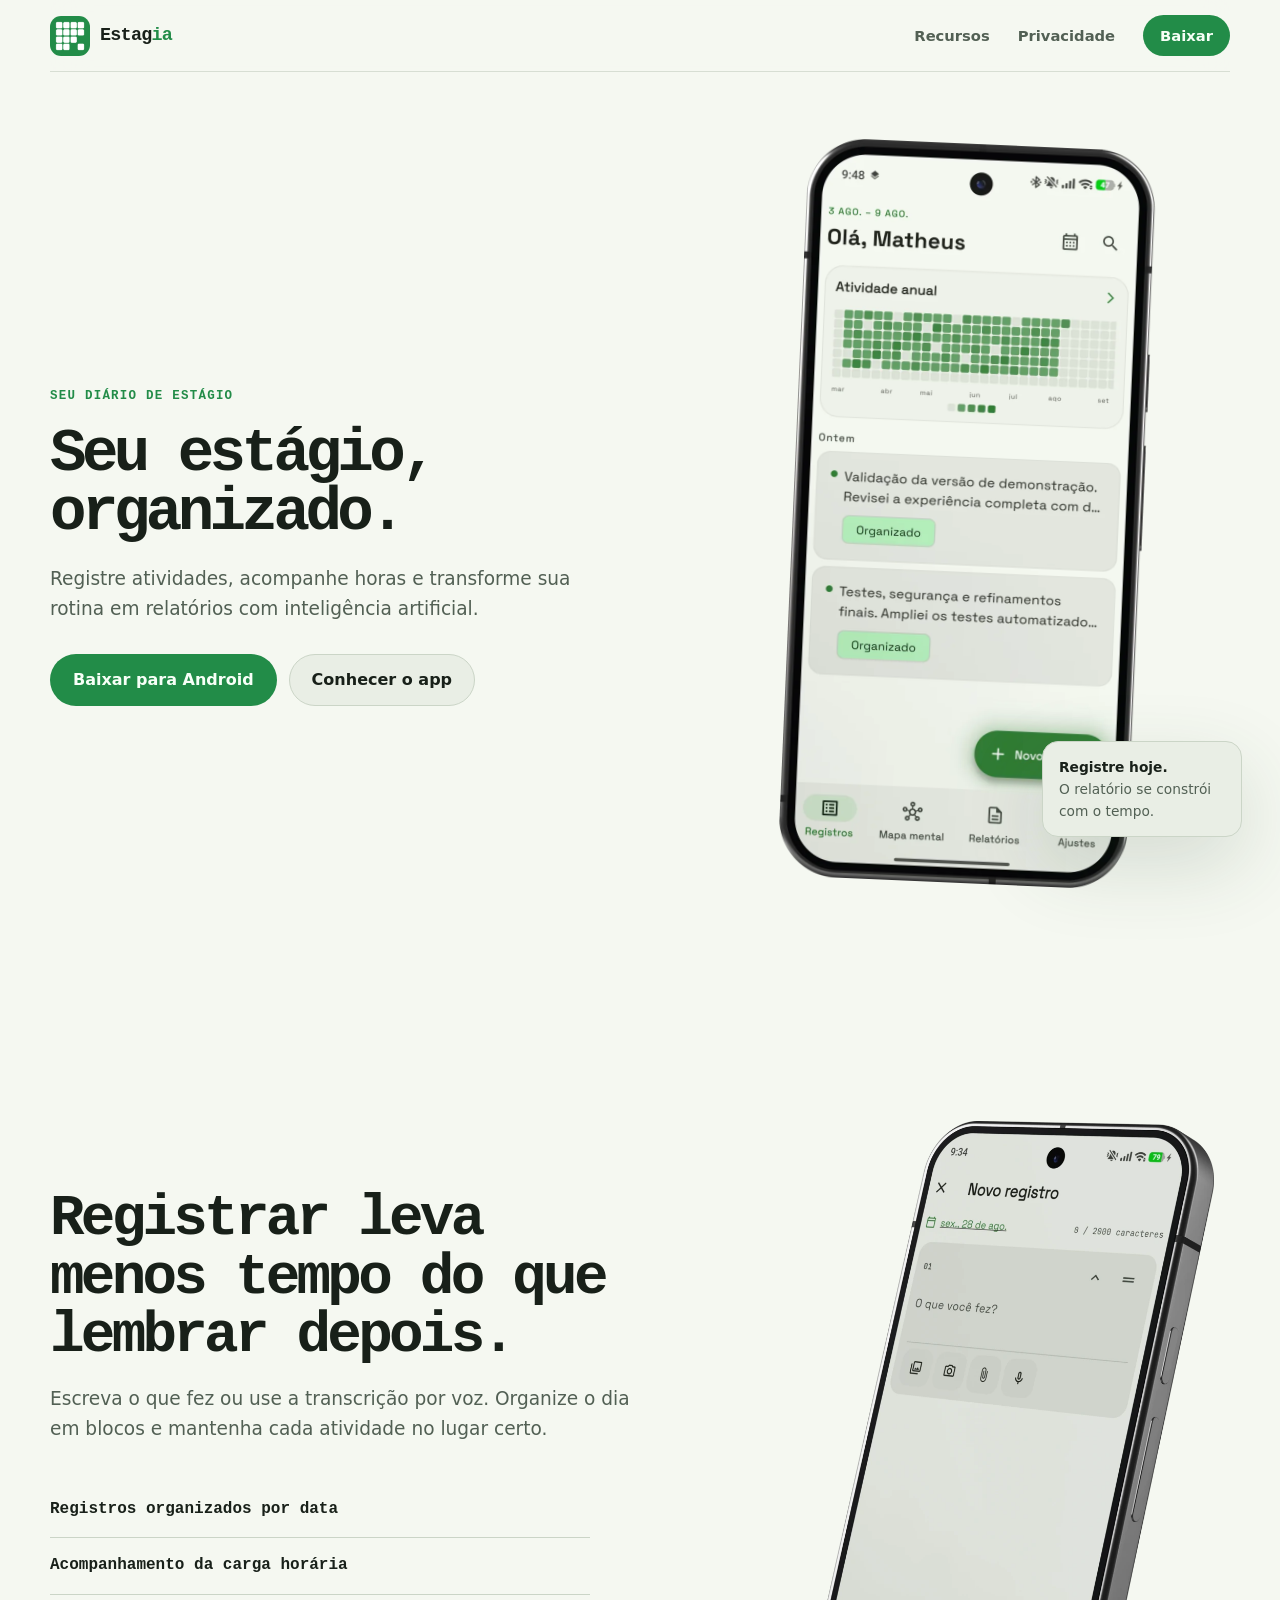
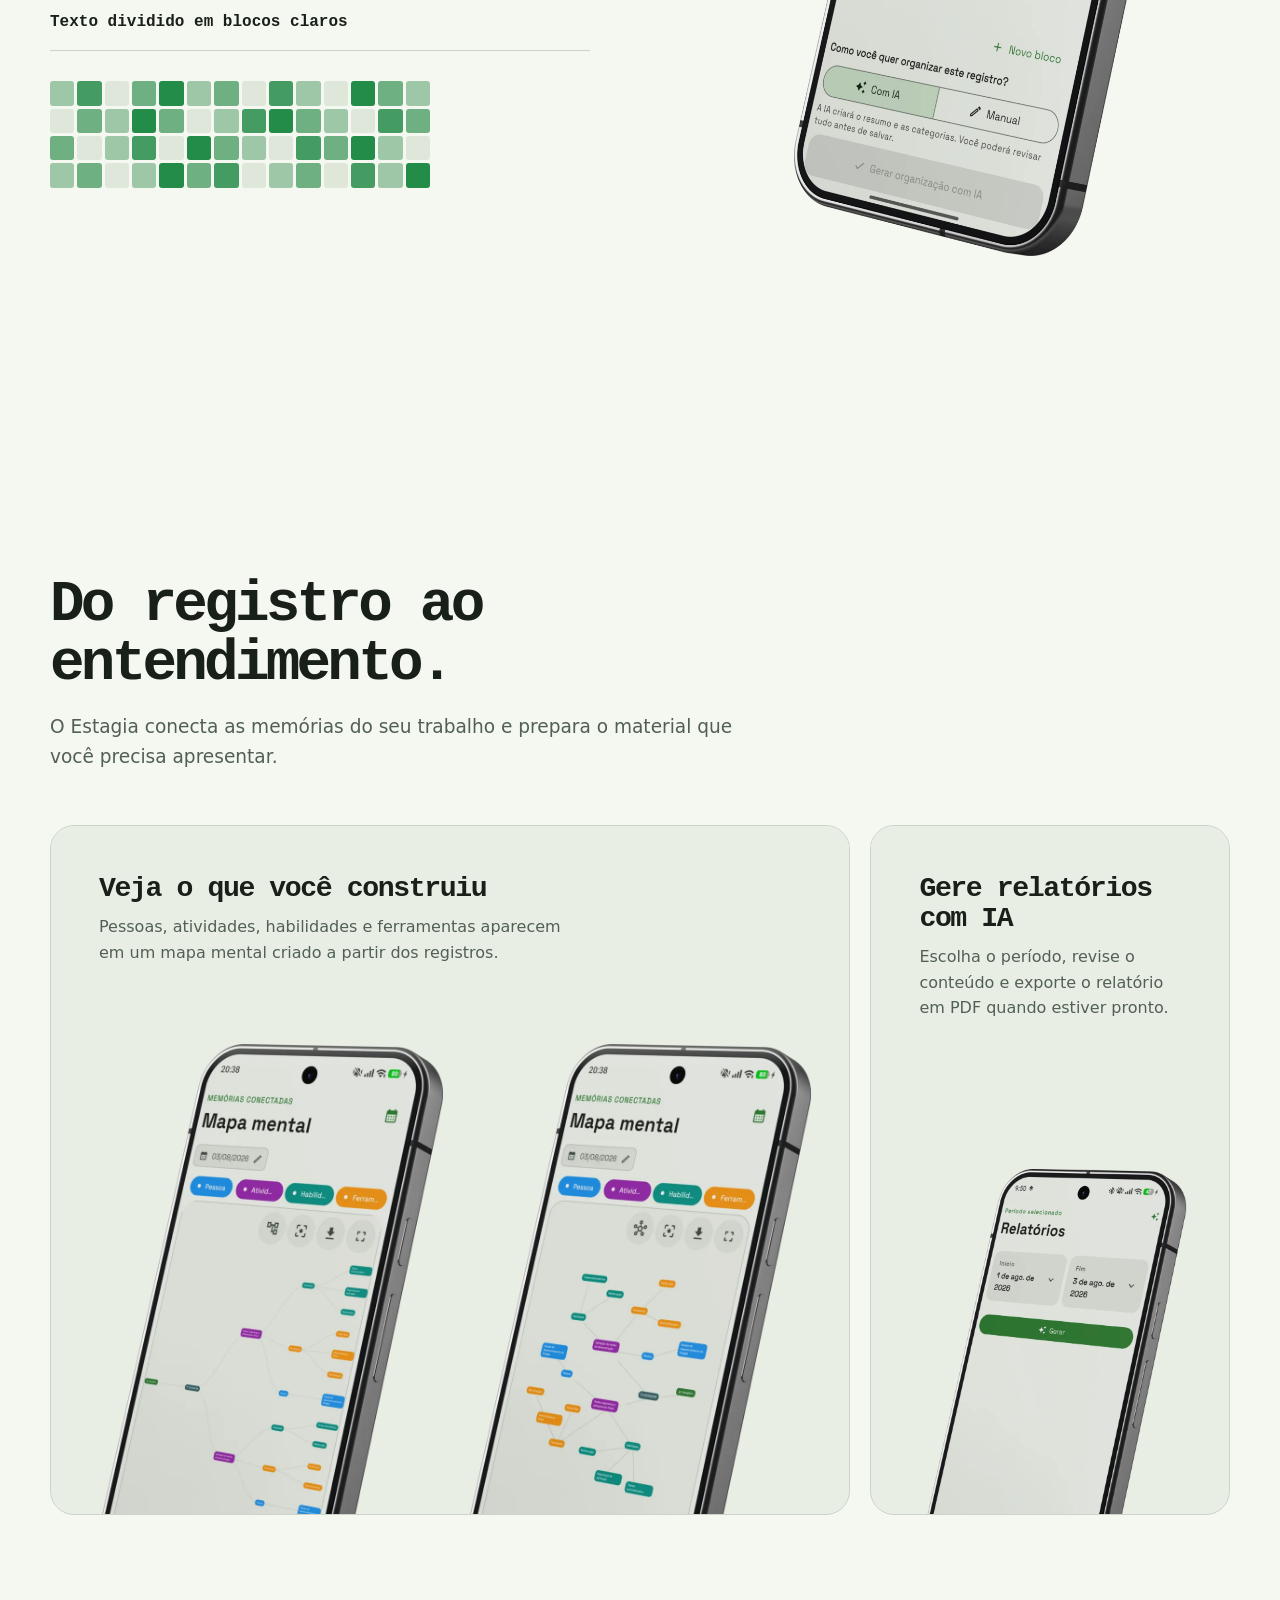
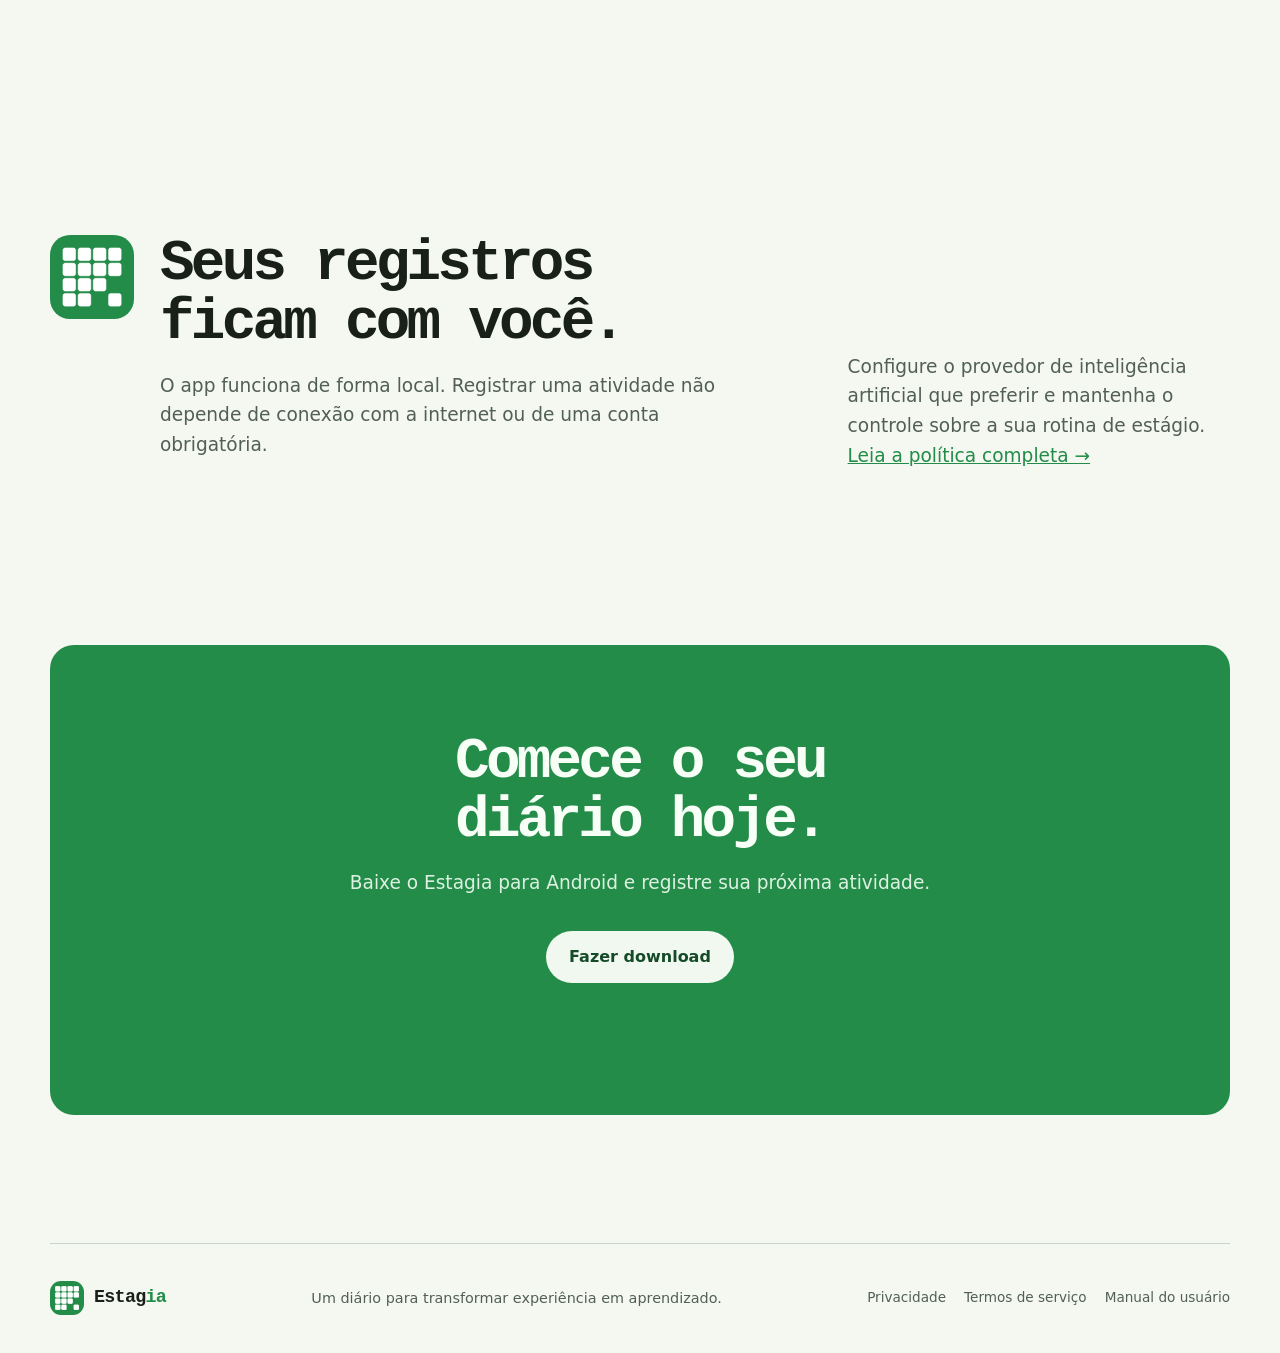
<file: index.html>
<!doctype html>
<html lang="pt-BR">
  <head>
    <meta charset="utf-8" />
    <meta name="viewport" content="width=device-width, initial-scale=1" />
    <meta
      name="description"
      content="Estagia é um diário de estágio para registrar atividades, acompanhar horas e gerar relatórios com inteligência artificial."
    />
    <meta name="theme-color" content="#228c48" />
    <meta property="og:title" content="Estagia | Seu diário de estágio" />
    <meta
      property="og:description"
      content="Registre sua rotina, acompanhe o progresso e gere relatórios em um só lugar."
    />
    <meta property="og:image" content="site-assets/app-icon.png" />
    <meta property="og:type" content="website" />
    <title>Estagia | Seu diário de estágio</title>
    <link rel="icon" href="site-assets/app-icon.png" />
    <link rel="stylesheet" href="styles.css" />
    <script src="site.js" defer></script>
  </head>
  <body>
    <a class="skip-link" href="#conteudo">Ir para o conteúdo</a>

    <header class="site-header">
      <a class="brand" href="#inicio" aria-label="Estagia, página inicial">
        <img src="site-assets/app-icon.png" width="40" height="40" alt="" />
        <span>Estag<span class="brand-accent">ia</span></span>
      </a>

      <nav aria-label="Navegação principal">
        <a href="#recursos">Recursos</a>
        <a href="#privacidade">Privacidade</a>
        <a class="nav-download" href="#download" data-download>Baixar</a>
      </nav>
    </header>

    <main id="conteudo">
      <section class="hero" id="inicio">
        <div class="hero-copy" data-reveal>
          <div class="mini-brand-mark" aria-hidden="true">
            <span style="grid-area: 1 / 1; animation-duration: 6s; animation-delay: 0s;"></span>
            <span style="grid-area: 1 / 2; animation-duration: 3s; animation-delay: -1.1s;"></span>
            <span style="grid-area: 1 / 3; animation-duration: 6s; animation-delay: -4.4s;"></span>
            <span style="grid-area: 1 / 4; animation-duration: 3s; animation-delay: -0.3s;"></span>
            <span style="grid-area: 2 / 1; animation-duration: 6s; animation-delay: -2.79s;"></span>
            <span style="grid-area: 2 / 2; animation-duration: 3s; animation-delay: -2.5s;"></span>
            <span style="grid-area: 2 / 3; animation-duration: 6s; animation-delay: -1.19s;"></span>
            <span style="grid-area: 2 / 4; animation-duration: 3s; animation-delay: -1.69s;"></span>
            <span style="grid-area: 3 / 1; animation-duration: 6s; animation-delay: -5.58s;"></span>
            <span style="grid-area: 3 / 2; animation-duration: 3s; animation-delay: -0.89s;"></span>
            <span style="grid-area: 3 / 3; animation-duration: 6s; animation-delay: -3.98s;"></span>
            <span style="grid-area: 4 / 1; animation-duration: 3s; animation-delay: -0.09s;"></span>
            <span style="grid-area: 4 / 2; animation-duration: 6s; animation-delay: -2.38s;"></span>
            <span style="grid-area: 4 / 4; animation-duration: 3s; animation-delay: -2.29s;"></span>
          </div>
          <p class="eyebrow">Seu diário de estágio</p>
          <h1>Seu estágio, organizado.</h1>
          <p class="hero-lead">
            Registre atividades, acompanhe horas e transforme sua rotina em
            relatórios com inteligência artificial.
          </p>
          <div class="hero-actions">
            <a class="button button-primary" href="#download" data-download>
              Baixar para Android
            </a>
            <a class="button button-secondary" href="#recursos">
              Conhecer o app
            </a>
          </div>
        </div>

        <div class="hero-visual" data-reveal>
          <img
            class="phone-mock phone-mock-hero"
            src="site-assets/mocks/timeline-front.webp"
            width="700"
            height="1478"
            alt="Tela de registros do Estagia mostrando atividades e progresso de horas"
            fetchpriority="high"
          />
          <div class="hero-note" aria-hidden="true">
            <strong>Registre hoje.</strong>
            <span>O relatório se constrói com o tempo.</span>
          </div>
        </div>
      </section>

      <section class="capture-section" id="recursos">
        <div class="capture-copy" data-reveal>
          <h2>Registrar leva menos tempo do que lembrar depois.</h2>
          <p>
            Escreva o que fez ou use a transcrição por voz. Organize o dia em
            blocos e mantenha cada atividade no lugar certo.
          </p>
          <ul class="plain-list">
            <li>Registros organizados por data</li>
            <li>Acompanhamento da carga horária</li>
            <li>Texto dividido em blocos claros</li>
          </ul>
          <div class="mini-heatmap" aria-hidden="true">
            <span data-level="1" style="animation-duration: 6s; animation-delay: -0.00s;"></span><span data-level="3" style="animation-duration: 3s; animation-delay: -1.10s;"></span><span data-level="0" style="animation-duration: 6s; animation-delay: -4.40s;"></span><span data-level="2" style="animation-duration: 3s; animation-delay: -0.30s;"></span><span data-level="4" style="animation-duration: 6s; animation-delay: -2.79s;"></span><span data-level="1" style="animation-duration: 3s; animation-delay: -2.50s;"></span><span data-level="2" style="animation-duration: 6s; animation-delay: -1.19s;"></span>
            <span data-level="0" style="animation-duration: 3s; animation-delay: -1.69s;"></span><span data-level="3" style="animation-duration: 6s; animation-delay: -5.58s;"></span><span data-level="1" style="animation-duration: 3s; animation-delay: -0.89s;"></span><span data-level="0" style="animation-duration: 6s; animation-delay: -3.98s;"></span><span data-level="4" style="animation-duration: 3s; animation-delay: -0.09s;"></span><span data-level="2" style="animation-duration: 6s; animation-delay: -2.38s;"></span><span data-level="1" style="animation-duration: 3s; animation-delay: -2.29s;"></span>

            <span data-level="0" style="animation-duration: 6s; animation-delay: -0.77s;"></span><span data-level="2" style="animation-duration: 3s; animation-delay: -1.49s;"></span><span data-level="1" style="animation-duration: 6s; animation-delay: -5.17s;"></span><span data-level="4" style="animation-duration: 3s; animation-delay: -0.68s;"></span><span data-level="2" style="animation-duration: 6s; animation-delay: -3.56s;"></span><span data-level="0" style="animation-duration: 3s; animation-delay: -2.88s;"></span><span data-level="1" style="animation-duration: 6s; animation-delay: -1.96s;"></span>
            <span data-level="3" style="animation-duration: 3s; animation-delay: -2.08s;"></span><span data-level="4" style="animation-duration: 6s; animation-delay: -0.36s;"></span><span data-level="2" style="animation-duration: 3s; animation-delay: -1.28s;"></span><span data-level="1" style="animation-duration: 6s; animation-delay: -4.75s;"></span><span data-level="0" style="animation-duration: 3s; animation-delay: -0.48s;"></span><span data-level="3" style="animation-duration: 6s; animation-delay: -3.15s;"></span><span data-level="2" style="animation-duration: 3s; animation-delay: -2.67s;"></span>

            <span data-level="2" style="animation-duration: 6s; animation-delay: -1.54s;"></span><span data-level="0" style="animation-duration: 3s; animation-delay: -1.87s;"></span><span data-level="1" style="animation-duration: 6s; animation-delay: -5.94s;"></span><span data-level="3" style="animation-duration: 3s; animation-delay: -1.07s;"></span><span data-level="0" style="animation-duration: 6s; animation-delay: -4.34s;"></span><span data-level="4" style="animation-duration: 3s; animation-delay: -0.27s;"></span><span data-level="2" style="animation-duration: 6s; animation-delay: -2.73s;"></span>
            <span data-level="1" style="animation-duration: 3s; animation-delay: -2.47s;"></span><span data-level="0" style="animation-duration: 6s; animation-delay: -1.13s;"></span><span data-level="3" style="animation-duration: 3s; animation-delay: -1.66s;"></span><span data-level="2" style="animation-duration: 6s; animation-delay: -5.52s;"></span><span data-level="4" style="animation-duration: 3s; animation-delay: -0.86s;"></span><span data-level="1" style="animation-duration: 6s; animation-delay: -3.92s;"></span><span data-level="0" style="animation-duration: 3s; animation-delay: -0.06s;"></span>

            <span data-level="1" style="animation-duration: 6s; animation-delay: -2.32s;"></span><span data-level="2" style="animation-duration: 3s; animation-delay: -2.26s;"></span><span data-level="0" style="animation-duration: 6s; animation-delay: -0.71s;"></span><span data-level="1" style="animation-duration: 3s; animation-delay: -1.46s;"></span><span data-level="4" style="animation-duration: 6s; animation-delay: -5.11s;"></span><span data-level="2" style="animation-duration: 3s; animation-delay: -0.65s;"></span><span data-level="3" style="animation-duration: 6s; animation-delay: -3.50s;"></span>
            <span data-level="0" style="animation-duration: 3s; animation-delay: -2.85s;"></span><span data-level="1" style="animation-duration: 6s; animation-delay: -1.90s;"></span><span data-level="2" style="animation-duration: 3s; animation-delay: -2.05s;"></span><span data-level="0" style="animation-duration: 6s; animation-delay: -0.30s;"></span><span data-level="3" style="animation-duration: 3s; animation-delay: -1.25s;"></span><span data-level="1" style="animation-duration: 6s; animation-delay: -4.69s;"></span><span data-level="4" style="animation-duration: 3s; animation-delay: -0.45s;"></span>
          </div>
        </div>

        <div class="capture-visual" data-reveal>
          <img
            class="phone-mock phone-mock-dark"
            src="site-assets/mocks/new-entry-tilt.webp"
            width="820"
            height="1435"
            alt="Tela para criar um registro por texto ou transcrição por voz"
            loading="lazy"
          />
        </div>
      </section>

      <section class="connected-section" id="mapa-mental">
        <div class="section-heading" data-reveal>
          <h2>Do registro ao entendimento.</h2>
          <p>
            O Estagia conecta as memórias do seu trabalho e prepara o material
            que você precisa apresentar.
          </p>
        </div>

        <div class="connected-grid">
          <article class="visual-feature feature-map" data-reveal>
            <div class="feature-copy">
              <h3>Veja o que você construiu</h3>
              <p>
                Pessoas, atividades, habilidades e ferramentas aparecem em um
                mapa mental criado a partir dos registros.
              </p>
            </div>
            <div class="map-previews">
              <img
                class="phone-mock phone-mock-tree"
                src="site-assets/mocks/mind-map-tilt.webp"
                width="760"
                height="1330"
                alt="Mapa mental em árvore conectando pessoas, atividades, habilidades e ferramentas"
                loading="lazy"
              />
              <img
                class="phone-mock phone-mock-graph"
                src="site-assets/mocks/mind-map-graph-tilt.webp"
                width="760"
                height="1330"
                alt="Mapa mental em grafo mostrando conexões livres entre atividades, habilidades, pessoas e ferramentas"
                loading="lazy"
              />
            </div>
          </article>

          <article class="visual-feature feature-report" data-reveal>
            <div class="feature-copy">
              <h3>Gere relatórios com IA</h3>
              <p>
                Escolha o período, revise o conteúdo e exporte o relatório em
                PDF quando estiver pronto.
              </p>
            </div>
            <div class="report-note">
              <span>Do diário ao documento</span>
              <strong>
                Suas anotações viram uma narrativa clara do estágio.
              </strong>
              <p>
                A IA organiza o primeiro rascunho. Você revisa e mantém a
                palavra final.
              </p>
            </div>
            <img
              class="phone-mock phone-mock-report"
              src="site-assets/mocks/reports-tilt.webp"
              width="820"
              height="1435"
              alt="Tela de geração de relatórios por período"
              loading="lazy"
            />
          </article>
        </div>
      </section>

      <section class="privacy-section" id="privacidade">
        <div class="privacy-statement" data-reveal>
          <img src="site-assets/app-icon.png" width="84" height="84" alt="" />
          <div>
            <h2>Seus registros ficam com você.</h2>
            <p>
              O app funciona de forma local. Registrar uma atividade não
              depende de conexão com a internet ou de uma conta obrigatória.
            </p>
          </div>
        </div>
        <p class="privacy-detail" data-reveal>
          Configure o provedor de inteligência artificial que preferir e
          mantenha o controle sobre a sua rotina de estágio.
          <a href="privacidade.html">Leia a política completa →</a>
        </p>
      </section>

      <section class="download-section" id="download">
        <div data-reveal>
          <h2>Comece o seu diário hoje.</h2>
          <p>Baixe o Estagia para Android e registre sua próxima atividade.</p>
          <a class="button button-download" href="#download" data-download>
            Fazer download
          </a>
          <p class="download-note" id="download-note" aria-live="polite"></p>
        </div>
      </section>
    </main>

    <footer>
      <a class="brand brand-footer" href="#inicio">
        <img src="site-assets/app-icon.png" width="34" height="34" alt="" />
        <span>Estag<span class="brand-accent">ia</span></span>
      </a>
      <p>Um diário para transformar experiência em aprendizado.</p>
      <div class="legal-footer-links">
        <a href="privacidade.html">Privacidade</a>
        <a href="termos.html">Termos de serviço</a>
        <a href="manual-usuario.pdf">Manual do usuário</a>
      </div>
    </footer>
  </body>
</html>
</file>
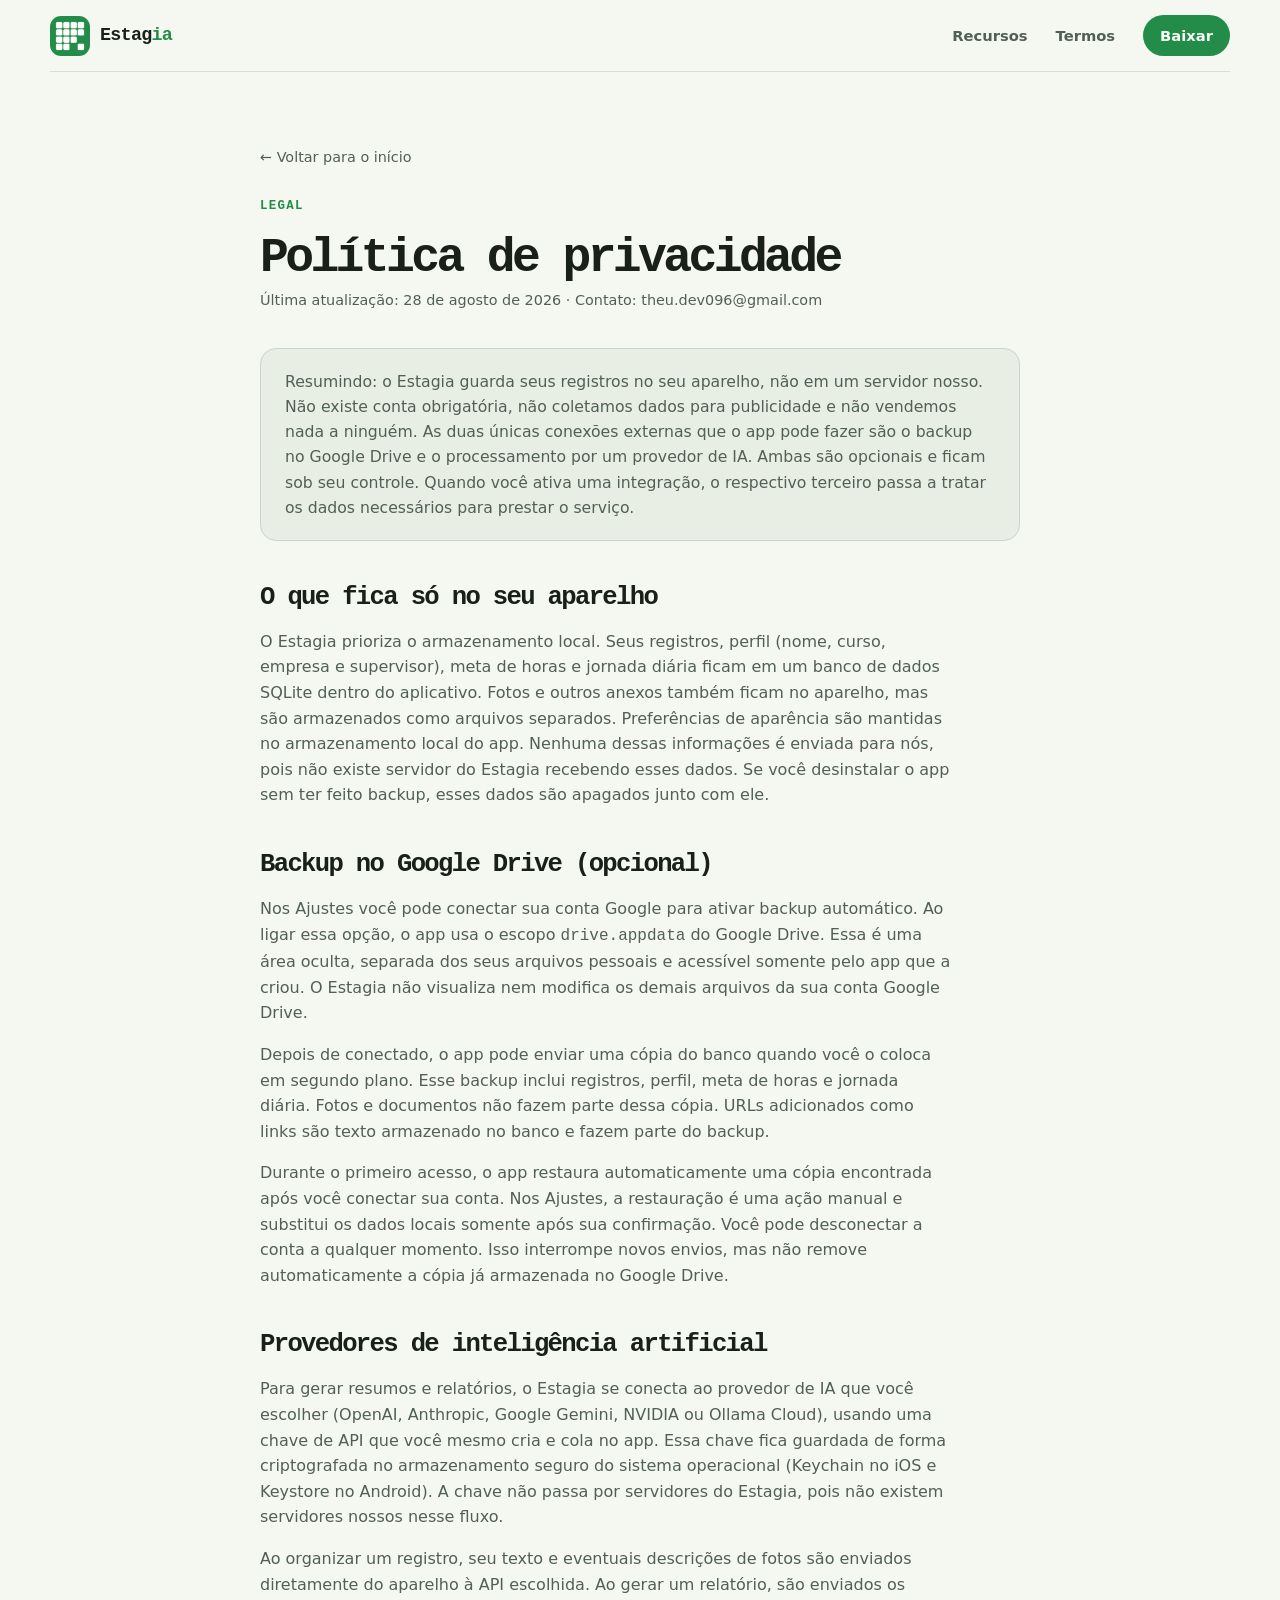
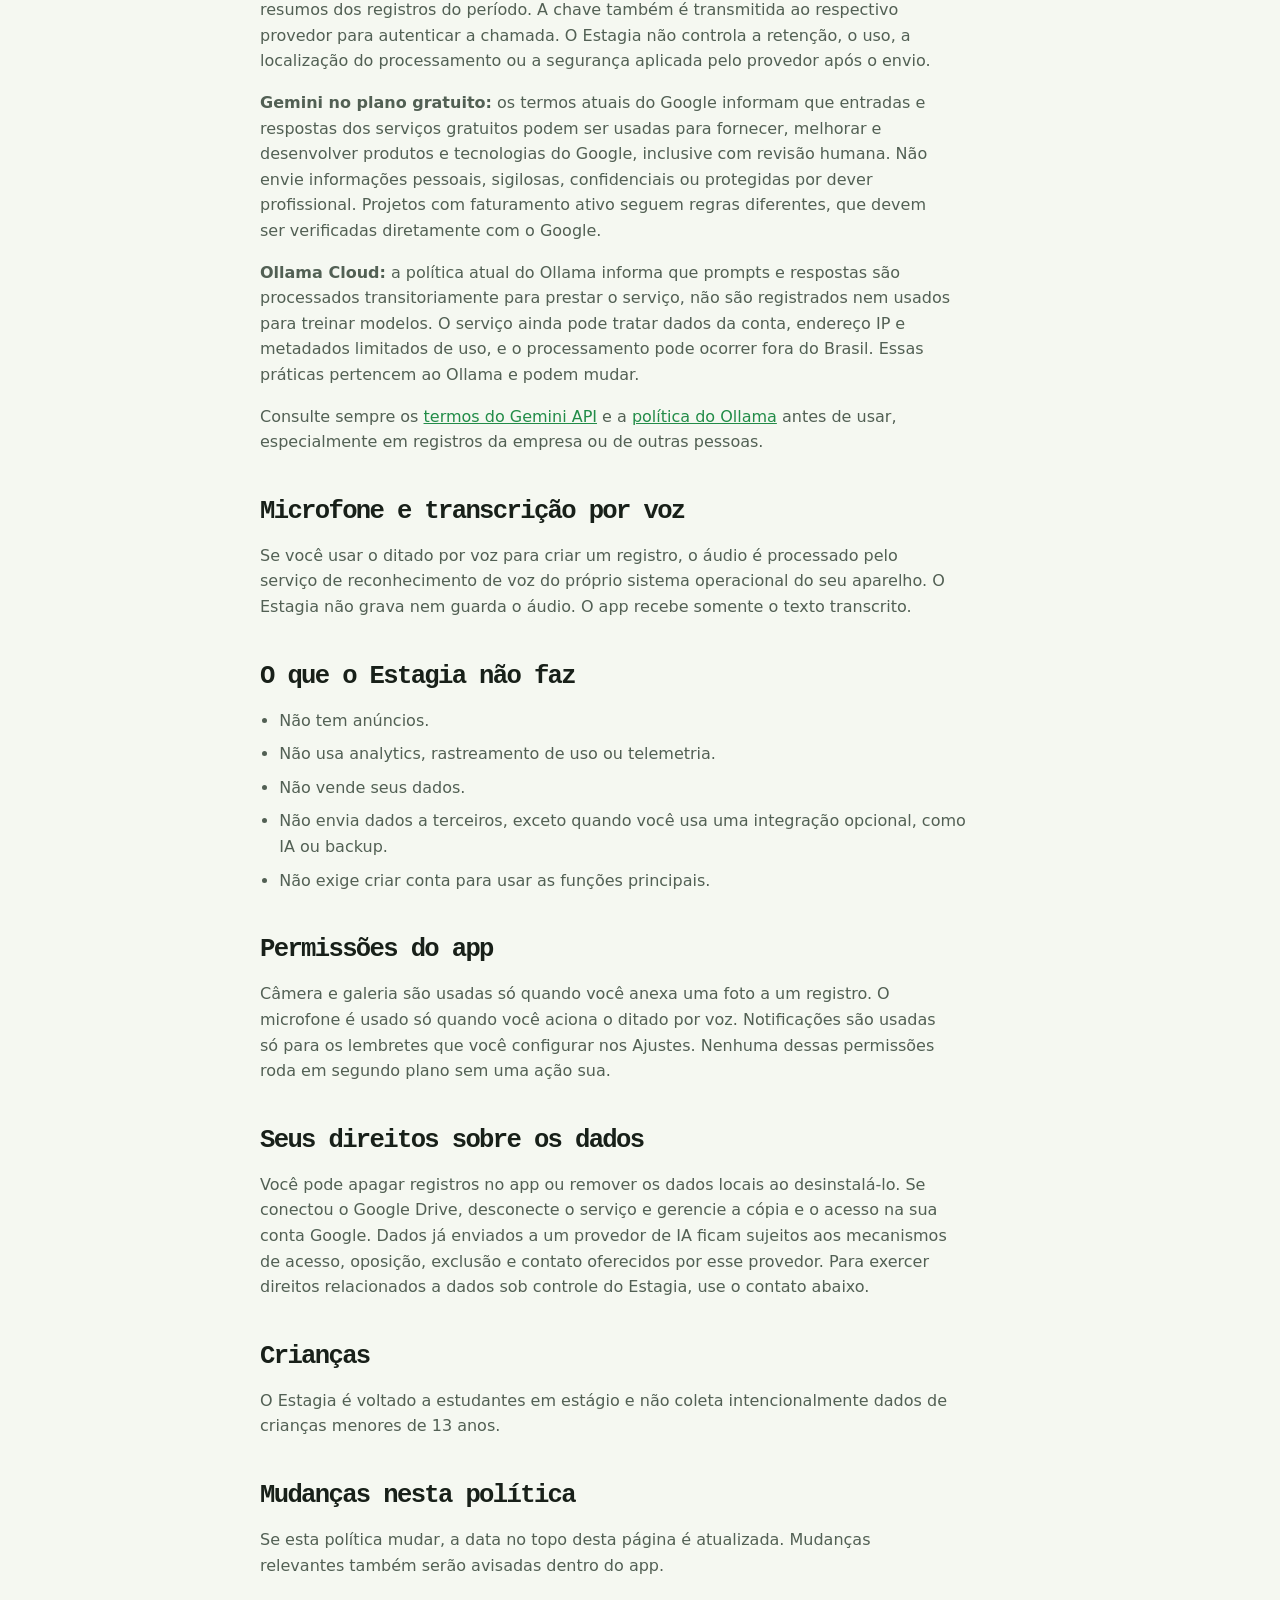
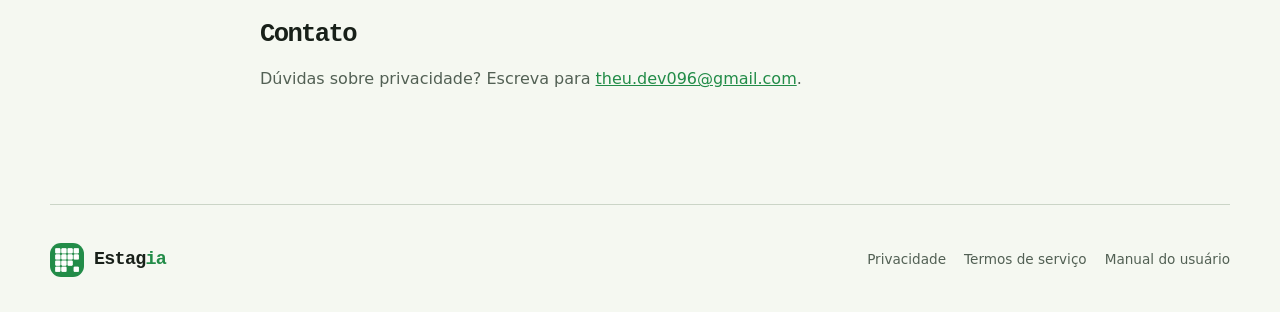
<file: privacidade.html>
<!doctype html>
<html lang="pt-BR">
  <head>
    <meta charset="utf-8" />
    <meta name="viewport" content="width=device-width, initial-scale=1" />
    <meta
      name="description"
      content="Política de privacidade do Estagia: o que fica no seu aparelho, o que o backup opcional no Google Drive faz e como funciona a integração com provedores de IA."
    />
    <meta name="theme-color" content="#228c48" />
    <title>Privacidade | Estagia</title>
    <link rel="icon" href="site-assets/app-icon.png" />
    <link rel="stylesheet" href="styles.css" />
    <script src="site.js" defer></script>
  </head>
  <body>
    <a class="skip-link" href="#conteudo">Ir para o conteúdo</a>

    <header class="site-header">
      <a class="brand" href="index.html" aria-label="Estagia, página inicial">
        <img src="site-assets/app-icon.png" width="40" height="40" alt="" />
        <span>Estag<span class="brand-accent">ia</span></span>
      </a>

      <nav aria-label="Navegação principal">
        <a href="index.html#recursos">Recursos</a>
        <a href="termos.html">Termos</a>
        <a class="nav-download" href="index.html#download" data-download>Baixar</a>
      </nav>
    </header>

    <main id="conteudo">
      <div class="legal-main">
        <a class="legal-back" href="index.html">← Voltar para o início</a>
        <p class="eyebrow">Legal</p>
        <h1>Política de privacidade</h1>
        <p class="legal-updated">Última atualização: 28 de agosto de 2026 · Contato: theu.dev096@gmail.com</p>

        <p class="legal-callout">
          Resumindo: o Estagia guarda seus registros no seu aparelho, não em um
          servidor nosso. Não existe conta obrigatória, não coletamos dados
          para publicidade e não vendemos nada a ninguém. As duas únicas
          conexões externas que o app pode fazer são o backup no Google Drive
          e o processamento por um provedor de IA. Ambas são opcionais e ficam
          sob seu controle. Quando você ativa uma integração, o respectivo
          terceiro passa a tratar os dados necessários para prestar o serviço.
        </p>

        <div class="legal-body">
          <h2>O que fica só no seu aparelho</h2>
          <p>
            O Estagia prioriza o armazenamento local. Seus registros, perfil
            (nome, curso, empresa e supervisor), meta de horas e jornada diária
            ficam em um banco de dados SQLite dentro do aplicativo. Fotos e
            outros anexos também ficam no aparelho, mas são armazenados como
            arquivos separados. Preferências de aparência são mantidas no
            armazenamento local do app. Nenhuma dessas informações é enviada
            para nós, pois não existe servidor do Estagia recebendo esses
            dados. Se você
            desinstalar o app sem ter feito backup, esses dados são apagados
            junto com ele.
          </p>

          <h2>Backup no Google Drive (opcional)</h2>
          <p>
            Nos Ajustes você pode conectar sua conta Google para ativar backup
            automático. Ao ligar essa opção, o app usa o escopo
            <code>drive.appdata</code> do Google Drive. Essa é uma área oculta,
            separada dos seus arquivos pessoais e acessível somente pelo app
            que a criou. O Estagia não visualiza nem modifica os demais
            arquivos da sua conta Google Drive.
          </p>
          <p>
            Depois de conectado, o app pode enviar uma cópia do banco quando
            você o coloca em segundo plano. Esse backup inclui registros,
            perfil, meta de horas e jornada diária. Fotos e documentos não
            fazem parte dessa cópia. URLs adicionados como links são
            texto armazenado no banco e fazem parte do backup.
          </p>
          <p>
            Durante o primeiro acesso, o app restaura automaticamente uma cópia
            encontrada após você conectar sua conta. Nos Ajustes, a restauração
            é uma ação manual e substitui os dados locais somente após sua
            confirmação. Você pode desconectar a conta a qualquer momento.
            Isso interrompe novos envios, mas não remove automaticamente a
            cópia já armazenada no Google Drive.
          </p>

          <h2>Provedores de inteligência artificial</h2>
          <p>
            Para gerar resumos e relatórios, o Estagia se conecta ao provedor
            de IA que você escolher (OpenAI, Anthropic, Google Gemini,
            NVIDIA ou Ollama Cloud), usando uma chave de API que você mesmo
            cria e cola no app. Essa chave fica guardada de forma criptografada
            no armazenamento seguro do sistema operacional (Keychain no
            iOS e Keystore no Android). A chave não passa por servidores do
            Estagia, pois não existem servidores nossos nesse fluxo.
          </p>
          <p>
            Ao organizar um registro, seu texto e eventuais descrições de
            fotos são enviados diretamente do aparelho à API escolhida. Ao
            gerar um relatório, são enviados os resumos dos registros do
            período. A chave também é transmitida ao respectivo provedor para
            autenticar a chamada. O Estagia não controla a retenção, o uso, a
            localização do processamento ou a segurança aplicada pelo
            provedor após o envio.
          </p>
          <p>
            <strong>Gemini no plano gratuito:</strong> os termos atuais do
            Google informam que entradas e respostas dos serviços gratuitos
            podem ser usadas para fornecer, melhorar e desenvolver produtos e
            tecnologias do Google, inclusive com revisão humana. Não envie
            informações pessoais, sigilosas, confidenciais ou protegidas por
            dever profissional. Projetos com faturamento ativo seguem regras
            diferentes, que devem ser verificadas diretamente com o Google.
          </p>
          <p>
            <strong>Ollama Cloud:</strong> a política atual do Ollama informa
            que prompts e respostas são processados transitoriamente para
            prestar o serviço, não são registrados nem usados para treinar
            modelos. O serviço ainda pode tratar dados da conta, endereço IP e
            metadados limitados de uso, e o processamento pode ocorrer fora do
            Brasil. Essas práticas pertencem ao Ollama e podem mudar.
          </p>
          <p>
            Consulte sempre os
            <a href="https://ai.google.dev/gemini-api/terms">termos do Gemini API</a>
            e a <a href="https://ollama.com/privacy">política do Ollama</a>
            antes de usar, especialmente em registros da empresa ou de outras
            pessoas.
          </p>

          <h2>Microfone e transcrição por voz</h2>
          <p>
            Se você usar o ditado por voz para criar um registro, o áudio é
            processado pelo serviço de reconhecimento de voz do próprio
            sistema operacional do seu aparelho. O Estagia não grava nem
            guarda o áudio. O app recebe somente o texto transcrito.
          </p>

          <h2>O que o Estagia não faz</h2>
          <ul>
            <li>Não tem anúncios.</li>
            <li>Não usa analytics, rastreamento de uso ou telemetria.</li>
            <li>Não vende seus dados.</li>
            <li>Não envia dados a terceiros, exceto quando você usa uma integração opcional, como IA ou backup.</li>
            <li>Não exige criar conta para usar as funções principais.</li>
          </ul>

          <h2>Permissões do app</h2>
          <p>
            Câmera e galeria são usadas só quando você anexa uma foto a um
            registro. O microfone é usado só quando você aciona o ditado por
            voz. Notificações são usadas só para os lembretes que você
            configurar nos Ajustes. Nenhuma dessas permissões roda em segundo
            plano sem uma ação sua.
          </p>

          <h2>Seus direitos sobre os dados</h2>
          <p>
            Você pode apagar registros no app ou remover os dados locais ao
            desinstalá-lo. Se conectou o Google Drive, desconecte o serviço e
            gerencie a cópia e o acesso na sua conta Google. Dados já enviados
            a um provedor de IA ficam sujeitos aos mecanismos de acesso,
            oposição, exclusão e contato oferecidos por esse provedor. Para
            exercer direitos relacionados a dados sob controle do Estagia,
            use o contato abaixo.
          </p>

          <h2>Crianças</h2>
          <p>
            O Estagia é voltado a estudantes em estágio e não coleta
            intencionalmente dados de crianças menores de 13 anos.
          </p>

          <h2>Mudanças nesta política</h2>
          <p>
            Se esta política mudar, a data no topo desta página é atualizada.
            Mudanças relevantes também serão avisadas dentro do app.
          </p>

          <h2>Contato</h2>
          <p>
            Dúvidas sobre privacidade? Escreva para
            <a href="mailto:theu.dev096@gmail.com">theu.dev096@gmail.com</a>.
          </p>
        </div>
      </div>
    </main>

    <footer>
      <a class="brand brand-footer" href="index.html">
        <img src="site-assets/app-icon.png" width="34" height="34" alt="" />
        <span>Estag<span class="brand-accent">ia</span></span>
      </a>
      <div class="legal-footer-links">
        <a href="privacidade.html">Privacidade</a>
        <a href="termos.html">Termos de serviço</a>
        <a href="manual-usuario.pdf">Manual do usuário</a>
      </div>
    </footer>
  </body>
</html>
</file>
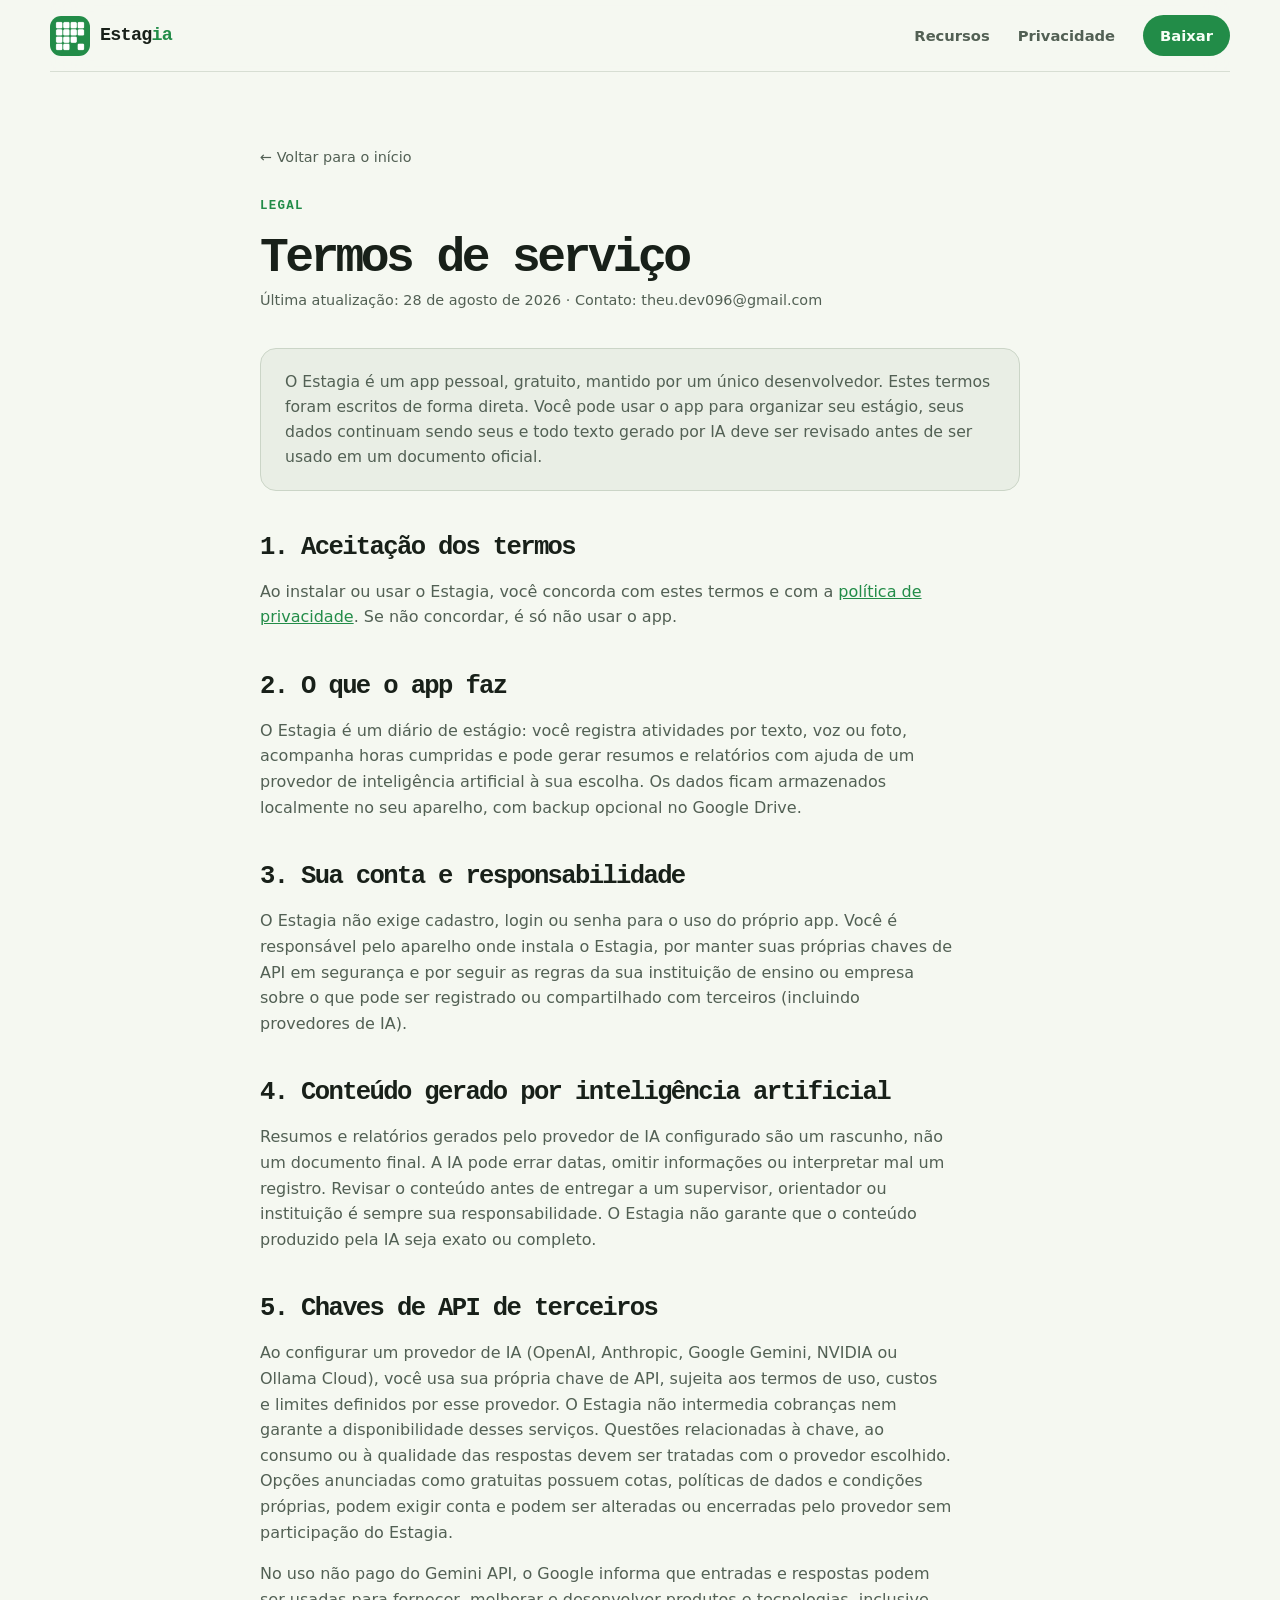
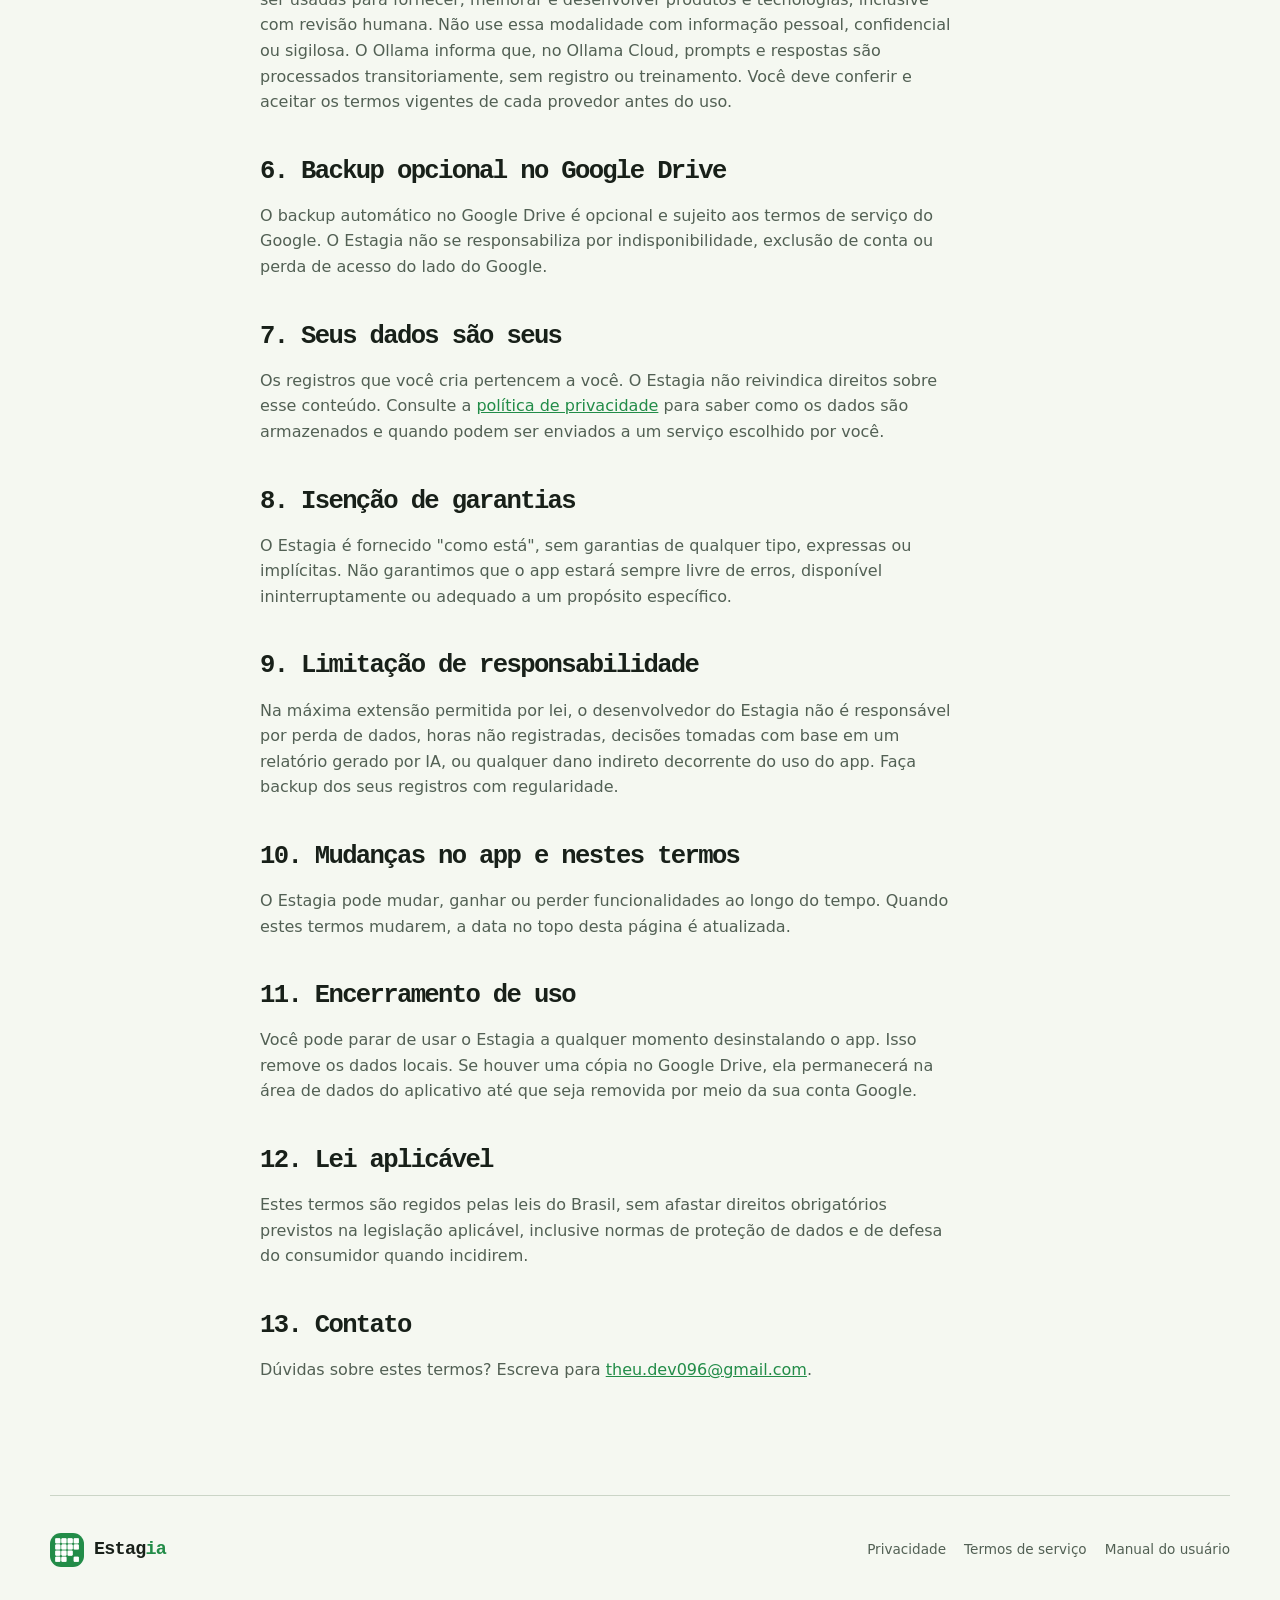
<file: termos.html>
<!doctype html>
<html lang="pt-BR">
  <head>
    <meta charset="utf-8" />
    <meta name="viewport" content="width=device-width, initial-scale=1" />
    <meta
      name="description"
      content="Termos de serviço do Estagia: o que o app faz, sua responsabilidade sobre chaves de API e conteúdo gerado por IA, e os limites de garantia."
    />
    <meta name="theme-color" content="#228c48" />
    <title>Termos de serviço | Estagia</title>
    <link rel="icon" href="site-assets/app-icon.png" />
    <link rel="stylesheet" href="styles.css" />
    <script src="site.js" defer></script>
  </head>
  <body>
    <a class="skip-link" href="#conteudo">Ir para o conteúdo</a>

    <header class="site-header">
      <a class="brand" href="index.html" aria-label="Estagia, página inicial">
        <img src="site-assets/app-icon.png" width="40" height="40" alt="" />
        <span>Estag<span class="brand-accent">ia</span></span>
      </a>

      <nav aria-label="Navegação principal">
        <a href="index.html#recursos">Recursos</a>
        <a href="privacidade.html">Privacidade</a>
        <a class="nav-download" href="index.html#download" data-download>Baixar</a>
      </nav>
    </header>

    <main id="conteudo">
      <div class="legal-main">
        <a class="legal-back" href="index.html">← Voltar para o início</a>
        <p class="eyebrow">Legal</p>
        <h1>Termos de serviço</h1>
        <p class="legal-updated">Última atualização: 28 de agosto de 2026 · Contato: theu.dev096@gmail.com</p>

        <p class="legal-callout">
          O Estagia é um app pessoal, gratuito, mantido por um único
          desenvolvedor. Estes termos foram escritos de forma direta. Você pode
          usar o app para organizar seu estágio, seus dados continuam sendo
          seus e todo texto gerado por IA deve ser revisado antes de ser usado
          em um documento oficial.
        </p>

        <div class="legal-body">
          <h2>1. Aceitação dos termos</h2>
          <p>
            Ao instalar ou usar o Estagia, você concorda com estes termos e
            com a
            <a href="privacidade.html">política de privacidade</a>. Se não
            concordar, é só não usar o app.
          </p>

          <h2>2. O que o app faz</h2>
          <p>
            O Estagia é um diário de estágio: você registra atividades por
            texto, voz ou foto, acompanha horas cumpridas e pode gerar
            resumos e relatórios com ajuda de um provedor de inteligência
            artificial à sua escolha. Os dados ficam armazenados localmente
            no seu aparelho, com backup opcional no Google Drive.
          </p>

          <h2>3. Sua conta e responsabilidade</h2>
          <p>
            O Estagia não exige cadastro, login ou senha para o uso do próprio
            app. Você é responsável pelo aparelho onde instala o Estagia,
            por manter suas próprias chaves de API em segurança e por seguir
            as regras da sua instituição de ensino ou empresa sobre o que
            pode ser registrado ou compartilhado com terceiros (incluindo
            provedores de IA).
          </p>

          <h2>4. Conteúdo gerado por inteligência artificial</h2>
          <p>
            Resumos e relatórios gerados pelo provedor de IA configurado são
            um rascunho, não um documento final. A IA pode errar datas,
            omitir informações ou interpretar mal um registro. Revisar o
            conteúdo antes de entregar a um supervisor, orientador ou
            instituição é sempre sua responsabilidade. O Estagia não garante
            que o conteúdo produzido pela IA seja exato ou completo.
          </p>

          <h2>5. Chaves de API de terceiros</h2>
          <p>
            Ao configurar um provedor de IA (OpenAI, Anthropic, Google
            Gemini, NVIDIA ou Ollama Cloud), você usa sua própria chave de API,
            sujeita aos termos de uso, custos e limites definidos por esse
            provedor. O Estagia não intermedia cobranças nem garante a
            disponibilidade desses serviços. Questões relacionadas à chave,
            ao consumo ou à qualidade das respostas devem ser tratadas com o
            provedor escolhido. Opções anunciadas como gratuitas possuem cotas,
            políticas de dados e condições próprias, podem exigir conta e
            podem ser alteradas ou encerradas pelo provedor sem participação
            do Estagia.
          </p>
          <p>
            No uso não pago do Gemini API, o Google informa que entradas e
            respostas podem ser usadas para fornecer, melhorar e desenvolver
            produtos e tecnologias, inclusive com revisão humana. Não use essa
            modalidade com informação pessoal,
            confidencial ou sigilosa. O Ollama informa que, no Ollama Cloud,
            prompts e respostas são processados transitoriamente, sem registro
            ou treinamento. Você deve conferir e aceitar os termos vigentes de
            cada provedor antes do uso.
          </p>

          <h2>6. Backup opcional no Google Drive</h2>
          <p>
            O backup automático no Google Drive é opcional e sujeito aos
            termos de serviço do Google. O Estagia não se responsabiliza por
            indisponibilidade, exclusão de conta ou perda de acesso do lado
            do Google.
          </p>

          <h2>7. Seus dados são seus</h2>
          <p>
            Os registros que você cria pertencem a você. O Estagia não
            reivindica direitos sobre esse conteúdo. Consulte a
            <a href="privacidade.html">política de privacidade</a> para saber
            como os dados são armazenados e quando podem ser enviados a um
            serviço escolhido por você.
          </p>

          <h2>8. Isenção de garantias</h2>
          <p>
            O Estagia é fornecido "como está", sem garantias de qualquer
            tipo, expressas ou implícitas. Não garantimos que o app estará
            sempre livre de erros, disponível ininterruptamente ou adequado a
            um propósito específico.
          </p>

          <h2>9. Limitação de responsabilidade</h2>
          <p>
            Na máxima extensão permitida por lei, o desenvolvedor do Estagia
            não é responsável por perda de dados, horas não registradas,
            decisões tomadas com base em um relatório gerado por IA, ou
            qualquer dano indireto decorrente do uso do app. Faça backup dos
            seus registros com regularidade.
          </p>

          <h2>10. Mudanças no app e nestes termos</h2>
          <p>
            O Estagia pode mudar, ganhar ou perder funcionalidades ao longo
            do tempo. Quando estes termos mudarem, a data no topo desta
            página é atualizada.
          </p>

          <h2>11. Encerramento de uso</h2>
          <p>
            Você pode parar de usar o Estagia a qualquer momento desinstalando
            o app. Isso remove os dados locais. Se houver uma cópia no Google
            Drive, ela permanecerá na área de dados do aplicativo até que seja
            removida por meio da sua conta Google.
          </p>

          <h2>12. Lei aplicável</h2>
          <p>
            Estes termos são regidos pelas leis do Brasil, sem afastar direitos
            obrigatórios previstos na legislação aplicável, inclusive normas
            de proteção de dados e de defesa do consumidor quando incidirem.
          </p>

          <h2>13. Contato</h2>
          <p>
            Dúvidas sobre estes termos? Escreva para
            <a href="mailto:theu.dev096@gmail.com">theu.dev096@gmail.com</a>.
          </p>
        </div>
      </div>
    </main>

    <footer>
      <a class="brand brand-footer" href="index.html">
        <img src="site-assets/app-icon.png" width="34" height="34" alt="" />
        <span>Estag<span class="brand-accent">ia</span></span>
      </a>
      <div class="legal-footer-links">
        <a href="privacidade.html">Privacidade</a>
        <a href="termos.html">Termos de serviço</a>
        <a href="manual-usuario.pdf">Manual do usuário</a>
      </div>
    </footer>
  </body>
</html>
</file>
<file: styles.css>
:root {
  color-scheme: light dark;
  --bg: #f5f8f1;
  --surface: #e9eee5;
  --surface-strong: #dfe7da;
  --text: #182019;
  --muted: #526054;
  --line: #cbd5c7;
  --accent: #228c48;
  --accent-strong: #176a35;
  --accent-soft: #cfe8ce;
  --on-accent: #f7fff7;
  --shadow: 0 28px 80px rgb(44 77 48 / 0.16);
  --radius: 24px;
  --font-display: ui-monospace, "SFMono-Regular", "Cascadia Code", Consolas,
    monospace;
  --font-body: system-ui, -apple-system, BlinkMacSystemFont, "Segoe UI",
    sans-serif;
}

@media (prefers-color-scheme: dark) {
  :root {
    --bg: #0c100d;
    --surface: #171d18;
    --surface-strong: #202922;
    --text: #edf4ec;
    --muted: #aebbad;
    --line: #354237;
    --accent: #78dc87;
    --accent-strong: #5fcf73;
    --accent-soft: #173d24;
    --on-accent: #0a1a0d;
    --shadow: 0 28px 80px rgb(0 0 0 / 0.38);
  }
}

* {
  box-sizing: border-box;
}

html {
  scroll-behavior: smooth;
}

body {
  margin: 0;
  overflow-x: hidden;
  background: var(--bg);
  color: var(--text);
  font-family: var(--font-body);
  line-height: 1.6;
}

img {
  display: block;
  height: auto;
  max-width: 100%;
}

a {
  color: inherit;
}

.skip-link {
  position: fixed;
  top: 10px;
  left: 10px;
  z-index: 10;
  padding: 10px 14px;
  border-radius: 10px;
  background: var(--text);
  color: var(--bg);
  transform: translateY(-150%);
}

.skip-link:focus {
  transform: translateY(0);
}

.site-header {
  position: sticky;
  top: 0;
  z-index: 5;
  display: flex;
  width: min(1180px, calc(100% - 40px));
  min-height: 72px;
  margin: 0 auto;
  align-items: center;
  justify-content: space-between;
  border-bottom: 1px solid color-mix(in srgb, var(--line), transparent 28%);
  background: color-mix(in srgb, var(--bg), transparent 12%);
  backdrop-filter: blur(18px);
  -webkit-backdrop-filter: blur(18px);
}

.brand {
  display: inline-flex;
  align-items: center;
  gap: 10px;
  font-family: var(--font-display);
  font-size: 1.15rem;
  font-weight: 800;
  letter-spacing: -0.04em;
  text-decoration: none;
  white-space: nowrap;
}

.brand img {
  border-radius: 11px;
}

.brand-accent {
  color: var(--accent);
}

.mini-brand-mark {
  display: grid;
  grid-template-columns: repeat(4, 1fr);
  grid-template-rows: repeat(4, 1fr);
  width: 44px;
  height: 44px;
  gap: 3px;
  margin-bottom: 22px;
}

.mini-brand-mark span {
  border-radius: 3px;
  animation-name: estagia-pulse;
  animation-timing-function: ease-in-out;
  animation-iteration-count: infinite;
}

@keyframes estagia-pulse {
  0%,
  100% {
    background: color-mix(in srgb, var(--accent) 65%, var(--accent-soft));
  }
  25% {
    background: var(--accent);
  }
  50% {
    background: color-mix(in srgb, var(--accent) 65%, var(--accent-soft));
  }
  75% {
    background: color-mix(in srgb, var(--accent) 30%, var(--accent-soft));
  }
}

@media (prefers-reduced-motion: reduce) {
  .mini-brand-mark span {
    animation: none;
    background: color-mix(in srgb, var(--accent) 65%, var(--accent-soft));
  }
}

.eyebrow {
  color: var(--accent);
}

nav {
  display: flex;
  align-items: center;
  gap: 28px;
}

nav a {
  color: var(--muted);
  font-size: 0.92rem;
  font-weight: 650;
  text-decoration: none;
}

nav a:hover,
nav a:focus-visible {
  color: var(--text);
}

.nav-download {
  padding: 9px 17px;
  border-radius: 999px;
  background: var(--accent);
  color: var(--on-accent);
}

.nav-download:hover,
.nav-download:focus-visible {
  background: var(--accent-strong);
  color: var(--on-accent);
}

main {
  overflow: hidden;
}

.hero,
.capture-section,
.connected-section,
.privacy-section,
.download-section,
footer {
  width: min(1180px, calc(100% - 40px));
  margin-inline: auto;
}

.hero {
  display: grid;
  min-height: calc(100dvh - 72px);
  grid-template-columns: minmax(0, 1.04fr) minmax(360px, 0.96fr);
  align-items: center;
  gap: clamp(40px, 7vw, 110px);
  padding: clamp(52px, 8vh, 84px) 0 72px;
}

.eyebrow {
  margin: 0 0 18px;
  font-family: var(--font-display);
  font-size: 0.78rem;
  font-weight: 750;
  letter-spacing: 0.1em;
  text-transform: uppercase;
}

h1,
h2,
h3,
p {
  margin-top: 0;
}

h1,
h2,
h3 {
  text-wrap: balance;
}

h1 {
  max-width: 760px;
  margin-bottom: 22px;
  font-family: var(--font-display);
  font-size: clamp(3rem, 5vw, 3.8rem);
  line-height: 0.96;
  letter-spacing: -0.075em;
}

h2 {
  margin-bottom: 18px;
  font-family: var(--font-display);
  font-size: clamp(2.15rem, 4.5vw, 4.5rem);
  line-height: 1.02;
  letter-spacing: -0.065em;
}

h3 {
  margin-bottom: 10px;
  font-family: var(--font-display);
  font-size: clamp(1.55rem, 2.2vw, 2.4rem);
  line-height: 1.06;
  letter-spacing: -0.05em;
}

.hero-lead,
.capture-copy > p,
.section-heading p,
.privacy-statement p,
.privacy-detail,
.download-section > div > p {
  max-width: 58ch;
  color: var(--muted);
  font-size: clamp(1rem, 1.45vw, 1.18rem);
}

.privacy-detail a {
  color: var(--accent);
  white-space: nowrap;
}

.hero-lead {
  max-width: 52ch;
  margin-bottom: 30px;
}

.hero-actions {
  display: flex;
  flex-wrap: wrap;
  gap: 12px;
}

.button {
  display: inline-flex;
  min-height: 52px;
  align-items: center;
  justify-content: center;
  padding: 13px 22px;
  border: 1px solid transparent;
  border-radius: 999px;
  font-weight: 760;
  line-height: 1;
  text-decoration: none;
  transition: transform 180ms ease, background-color 180ms ease,
    border-color 180ms ease;
}

.button:hover {
  transform: translateY(-2px);
}

.button:active {
  transform: translateY(1px) scale(0.98);
}

.button:focus-visible,
a:focus-visible {
  outline: 3px solid color-mix(in srgb, var(--accent), transparent 35%);
  outline-offset: 4px;
}

.button-primary,
.button-download {
  background: var(--accent);
  color: var(--on-accent);
}

.button-primary:hover,
.button-download:hover {
  background: var(--accent-strong);
}

.button-secondary {
  border-color: var(--line);
  background: var(--surface);
}

.hero-visual {
  position: relative;
  display: grid;
  justify-items: center;
}

/* Mockups reais (montados no Photopea) — o corpo do aparelho, a sombra e a
   barra de status vem na propria imagem, entao nada de moldura em CSS aqui. */
.phone-mock {
  display: block;
  width: 100%;
  height: auto;
}

/* o mockup agora e o aparelho INTEIRO, nao um recorte com overflow:hidden —
   entao a altura e livre e o hero cresce junto se a viewport for baixa. */
.phone-mock-hero {
  width: min(350px, 78vw);
  transform: rotate(2.5deg);
}

.hero-note {
  position: absolute;
  right: -12px;
  bottom: 46px;
  display: grid;
  max-width: 200px;
  padding: 14px 16px;
  border: 1px solid var(--line);
  border-radius: 16px;
  background: var(--surface);
  box-shadow: var(--shadow);
  font-size: 0.86rem;
}

.hero-note span {
  color: var(--muted);
}

.capture-section {
  display: grid;
  grid-template-columns: minmax(0, 1fr) minmax(320px, 0.74fr);
  align-items: center;
  gap: clamp(48px, 9vw, 140px);
  padding: clamp(90px, 13vw, 170px) 0;
}

.capture-copy h2 {
  max-width: 720px;
}

.plain-list {
  display: grid;
  gap: 0;
  max-width: 540px;
  margin: 38px 0 0;
  padding: 0;
  list-style: none;
}

.plain-list li {
  padding: 15px 0;
  border-bottom: 1px solid var(--line);
  font-family: var(--font-display);
  font-weight: 700;
}

.mini-heatmap {
  display: grid;
  grid-template-columns: repeat(14, 1fr);
  gap: 3px;
  max-width: 380px;
  margin-top: 30px;
}

.mini-heatmap span {
  aspect-ratio: 1;
  border-radius: 3px;
  background: var(--surface-strong);
  animation-name: estagia-cell-pulse;
  animation-timing-function: ease-in-out;
  animation-iteration-count: infinite;
}

@keyframes estagia-cell-pulse {
  0%,
  100% {
    filter: brightness(0.82);
  }
  25% {
    filter: brightness(1.18);
  }
  50% {
    filter: brightness(0.82);
  }
  75% {
    filter: brightness(0.58);
  }
}

@media (prefers-reduced-motion: reduce) {
  .mini-heatmap span {
    animation: none;
  }
}

.mini-heatmap span[data-level="1"] {
  background: color-mix(in srgb, var(--accent) 35%, var(--surface-strong));
}

.mini-heatmap span[data-level="2"] {
  background: color-mix(in srgb, var(--accent) 60%, var(--surface-strong));
}

.mini-heatmap span[data-level="3"] {
  background: color-mix(in srgb, var(--accent) 82%, var(--surface-strong));
}

.mini-heatmap span[data-level="4"] {
  background: var(--accent);
}

.capture-visual {
  display: grid;
  justify-items: center;
}

/* sem rotate: este mockup ja vem inclinado em 3D */
.phone-mock-dark {
  width: min(420px, 88vw);
}

.connected-section {
  padding: clamp(90px, 12vw, 160px) 0;
}

.section-heading {
  max-width: 760px;
  margin-bottom: 54px;
}

.connected-grid {
  display: grid;
  grid-template-columns: minmax(0, 1.38fr) minmax(300px, 0.62fr);
  gap: 20px;
}

.visual-feature {
  --feature-copy-bg: var(--surface);
  position: relative;
  min-height: 690px;
  overflow: hidden;
  border: 1px solid var(--line);
  border-radius: var(--radius);
  background: var(--surface);
}

.feature-copy {
  position: relative;
  z-index: 2;
  padding: clamp(28px, 4vw, 48px);
  padding-bottom: clamp(64px, 7vw, 92px);
  color: var(--text);
  background: linear-gradient(
    180deg,
    var(--feature-copy-bg) 0%,
    color-mix(in srgb, var(--feature-copy-bg), transparent 4%) 72%,
    transparent 100%
  );
}

.feature-copy p {
  max-width: 48ch;
  color: var(--muted);
}

/* os mockups dos recursos: mesma ancoragem de antes, sem moldura em CSS */
.phone-mock-report {
  position: absolute;
  left: 50%;
  bottom: -130px;
  width: min(320px, 76%);
  transform: translateX(-50%);
}

.map-previews {
  position: absolute;
  right: clamp(20px, 3vw, 38px);
  bottom: -150px;
  display: grid;
  width: calc(100% - clamp(40px, 6vw, 76px));
  grid-template-columns: repeat(2, minmax(0, 1fr));
  gap: 14px;
  align-items: start;
}

.map-previews .phone-mock {
  width: 100%;
}

.map-previews .map-previews .map-previews .map-previews .feature-report {
  --feature-copy-bg: var(--accent-soft);
  container-type: inline-size;
  background: var(--accent-soft);
}

.report-note {
  position: absolute;
  top: 300px;
  left: clamp(28px, 5vw, 48px);
  z-index: 1;
  display: none;
  max-width: 280px;
}

.report-note::before {
  display: block;
  width: 42px;
  height: 3px;
  margin-bottom: 16px;
  border-radius: 999px;
  background: var(--accent);
  content: "";
}

.report-note span {
  display: block;
  margin-bottom: 14px;
  color: var(--accent);
  font-family: var(--font-display);
  font-size: 0.72rem;
  font-weight: 800;
  letter-spacing: 0.08em;
  line-height: 1.25;
  text-transform: uppercase;
}

.report-note strong {
  display: block;
  margin-bottom: 14px;
  color: var(--text);
  font-family: var(--font-display);
  font-size: clamp(1.15rem, 2.2vw, 1.55rem);
  line-height: 1.22;
  letter-spacing: -0.04em;
}

.report-note p {
  margin: 0;
  color: var(--muted);
  font-size: 0.9rem;
  line-height: 1.55;
}

@container (min-width: 600px) {
  .report-note {
    display: block;
  }
}

.privacy-section {
  display: grid;
  grid-template-columns: 1fr 0.55fr;
  gap: clamp(40px, 8vw, 120px);
  align-items: end;
  padding: clamp(90px, 13vw, 170px) 0;
}

.privacy-statement {
  display: grid;
  grid-template-columns: auto 1fr;
  gap: 26px;
  align-items: start;
}

.privacy-statement img {
  border-radius: 20px;
}

.privacy-detail {
  margin-bottom: 8px;
}

.download-section {
  padding: 0 0 clamp(90px, 10vw, 130px);
}

.download-section > div {
  display: grid;
  min-height: 470px;
  place-items: center;
  align-content: center;
  padding: clamp(36px, 7vw, 80px);
  border-radius: var(--radius);
  background: var(--accent);
  color: var(--on-accent);
  text-align: center;
}

.download-section h2 {
  max-width: 760px;
}

.download-section > div > p {
  color: color-mix(in srgb, var(--on-accent), transparent 12%);
}

.button-download {
  margin-top: 14px;
  background: #f1f8f0;
  color: #154b29;
}

.button-download:hover {
  background: #deeedf;
}

.download-note {
  min-height: 1.6em;
  margin: 14px 0 0;
  font-size: 0.9rem;
}

footer {
  display: flex;
  flex-wrap: wrap;
  min-height: 110px;
  align-items: center;
  justify-content: space-between;
  gap: 12px 24px;
  padding-block: 20px;
  border-top: 1px solid var(--line);
  color: var(--muted);
}

footer p {
  margin: 0;
  font-size: 0.9rem;
}

.brand-footer {
  color: var(--text);
}

[data-reveal] {
  opacity: 0;
  transform: translateY(24px);
  transition: opacity 700ms cubic-bezier(0.16, 1, 0.3, 1),
    transform 700ms cubic-bezier(0.16, 1, 0.3, 1);
}

[data-reveal].is-visible {
  opacity: 1;
  transform: translateY(0);
}

@media (max-width: 820px) {
  .site-header {
    width: min(100% - 28px, 1180px);
  }

  nav a:not(.nav-download) {
    display: none;
  }

  .hero,
  .capture-section,
  .privacy-section {
    grid-template-columns: 1fr;
  }

  .hero {
    min-height: auto;
    padding-top: 56px;
  }

  h1 {
    font-size: clamp(2.7rem, 13vw, 3.8rem);
  }

  .hero-visual {
    margin-top: 20px;
  }

  .hero-note {
    right: 0;
  }

  .capture-section {
    gap: 54px;
  }

  .connected-grid {
    grid-template-columns: 1fr;
  }

  .visual-feature {
    min-height: 640px;
  }

  .privacy-section {
    align-items: start;
  }
}

@media (max-width: 520px) {
  .hero,
  .capture-section,
  .connected-section,
  .privacy-section,
  .download-section,
  footer {
    width: min(100% - 28px, 1180px);
  }

  .brand {
    font-size: 1rem;
  }

  .hero-actions {
    display: grid;
  }

  .button {
    width: 100%;
  }

  .hero-note {
    display: none;
  }

  .privacy-statement {
    grid-template-columns: 1fr;
  }

  .privacy-statement img {
    width: 68px;
    height: 68px;
  }

  .visual-feature {
    min-height: 590px;
  }

  .phone-mock-report {
    width: calc(100% - 56px);
  }

  .map-previews {
    right: 12px;
    bottom: -72px;
    width: calc(100% - 24px);
    gap: 8px;
  }

  .map-previews .phone-mock {
    width: 100%;
  }

  footer {
    align-items: flex-start;
    flex-direction: column;
    justify-content: center;
  }
}

@media (prefers-reduced-motion: reduce) {
  html {
    scroll-behavior: auto;
  }

  *,
  *::before,
  *::after {
    animation-duration: 0.01ms !important;
    animation-iteration-count: 1 !important;
    transition-duration: 0.01ms !important;
  }

  [data-reveal] {
    opacity: 1;
    transform: none;
  }
}

@media (prefers-reduced-transparency: reduce) {
  .site-header {
    background: var(--bg);
    backdrop-filter: none;
    -webkit-backdrop-filter: none;
  }
}

/* Legal / manual pages (privacidade.html, termos.html) */

.legal-main {
  width: min(760px, calc(100% - 40px));
  margin: 0 auto;
  padding: clamp(48px, 8vh, 84px) 0 96px;
}

.legal-back {
  display: inline-flex;
  align-items: center;
  gap: 6px;
  margin-bottom: 28px;
  color: var(--muted);
  font-size: 0.9rem;
  text-decoration: none;
}

.legal-back:hover,
.legal-back:focus-visible {
  color: var(--text);
}

.legal-main h1 {
  max-width: none;
  font-size: clamp(2.2rem, 4vw, 3rem);
  margin-bottom: 8px;
}

.legal-updated {
  margin-bottom: 36px;
  color: var(--muted);
  font-size: 0.9rem;
}

.legal-callout {
  margin-bottom: 40px;
  padding: 20px 24px;
  border: 1px solid var(--line);
  border-radius: 16px;
  background: var(--surface);
  color: var(--muted);
  font-size: 0.98rem;
}

.legal-body h2 {
  margin-top: 44px;
  font-size: clamp(1.3rem, 2vw, 1.6rem);
}

.legal-body p,
.legal-body li {
  max-width: 68ch;
  color: var(--muted);
  font-size: 1rem;
}

.legal-body ul {
  margin: 0;
  padding-left: 1.2em;
}

.legal-body li {
  margin-bottom: 8px;
}

.legal-body li:last-child {
  margin-bottom: 0;
}

.legal-body a {
  color: var(--accent);
}

.legal-footer-links {
  display: flex;
  flex-wrap: wrap;
  gap: 6px 18px;
}

.legal-footer-links a {
  color: var(--muted);
  font-size: 0.85rem;
  text-decoration: none;
}

.legal-footer-links a:hover,
.legal-footer-links a:focus-visible {
  color: var(--text);
}
</file>
